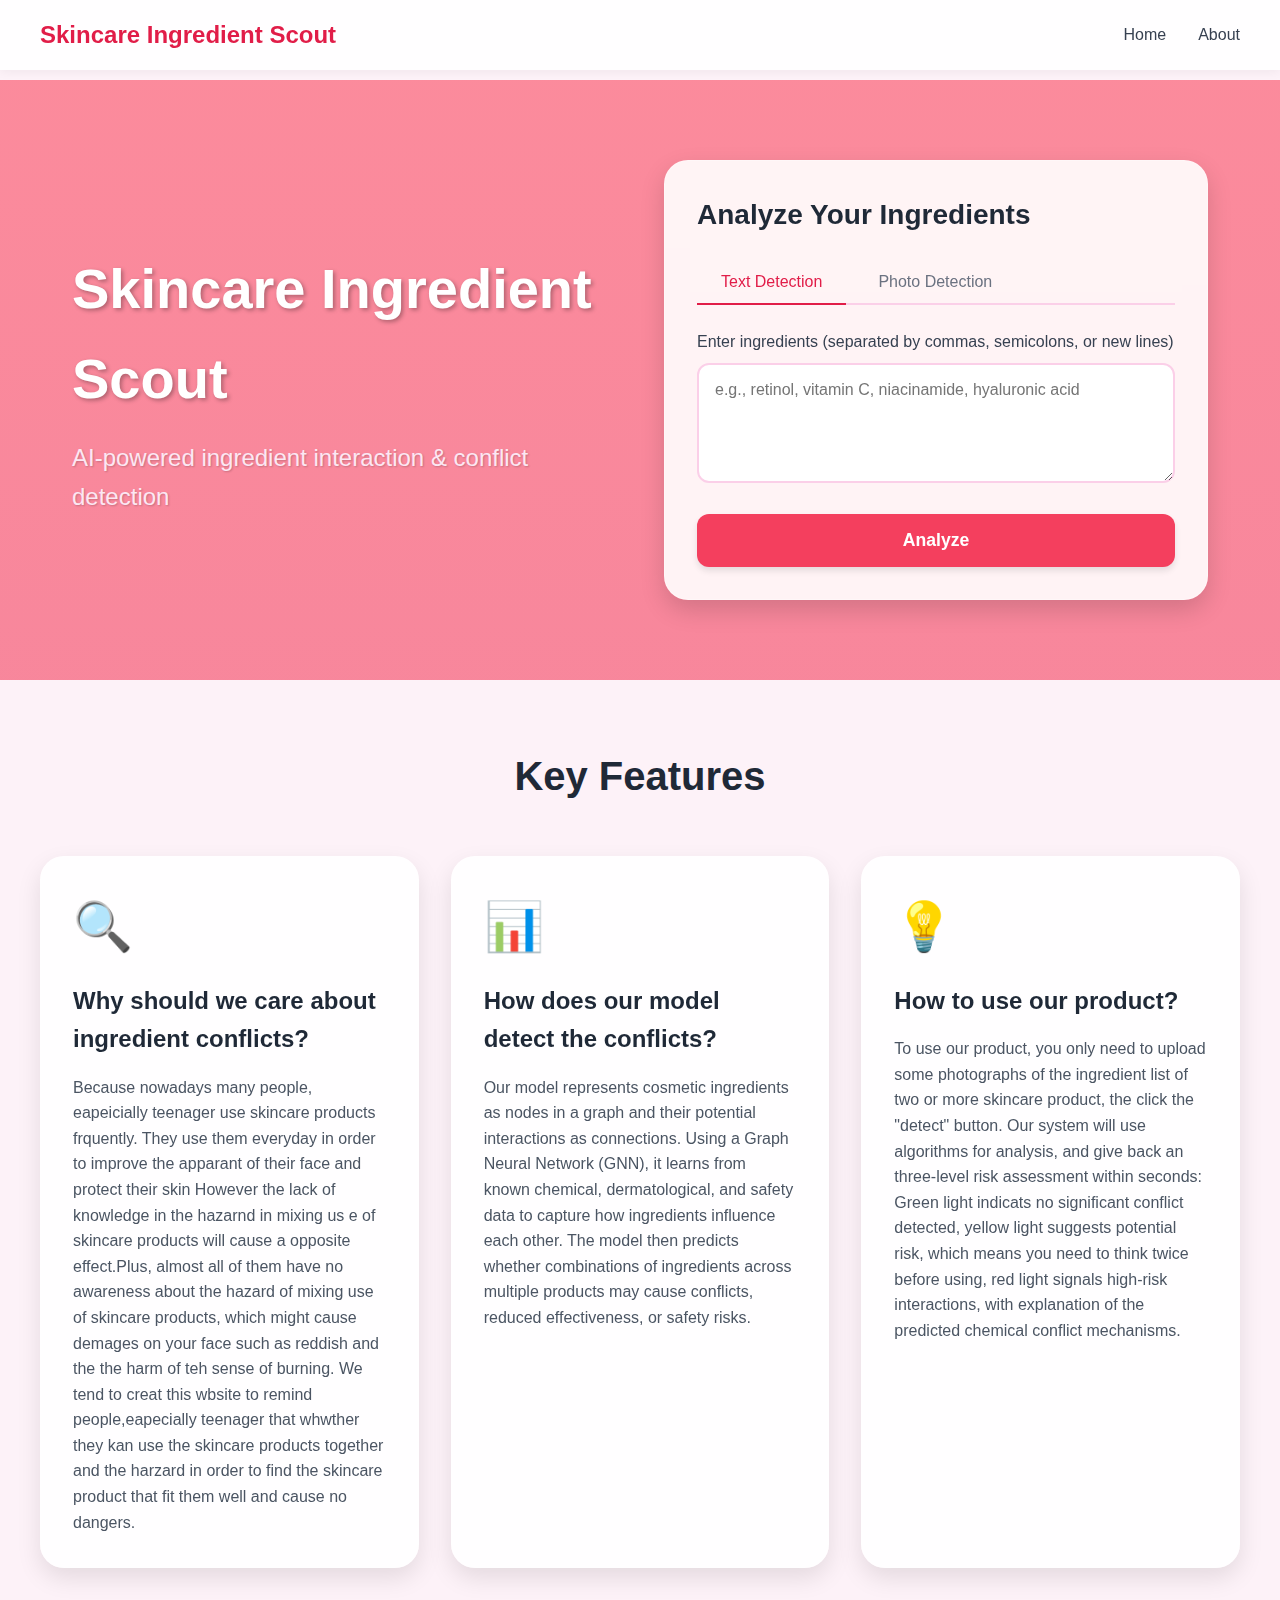
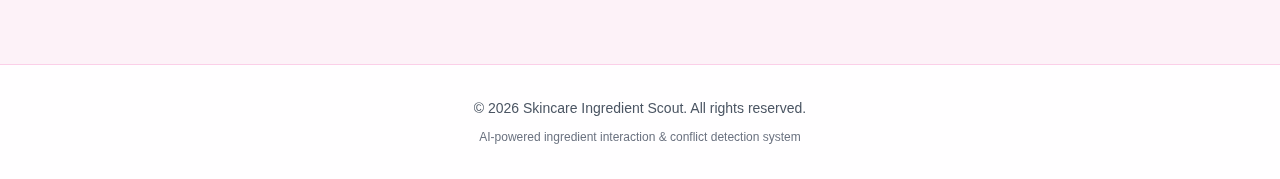
<file: index.html>
<!DOCTYPE html>
<html lang="en">
<head>
  <meta charset="UTF-8">
  <meta name="viewport" content="width=device-width, initial-scale=1.0">
  <title>Skincare Ingredient Scout - AI-powered Ingredient Interaction Detection</title>
  
  <!-- 引入外部 CSS 文件 -->
  <link rel="stylesheet" href="css/styles.css">
</head>
<body>
  <!-- ============================================
       Navbar
       ============================================ -->
  <nav class="navbar">
    <div class="navbar-content">
      <a href="index.html" class="logo">Skincare Ingredient Scout</a>
      <ul class="nav-links">
        <li><a href="index.html">Home</a></li>
        <li><a href="about.html">About</a></li>
      </ul>
    </div>
  </nav>

  <!-- ============================================
       Home Section
       ============================================ -->
  <section id="home-section" class="section active home-section">
    <!-- Hero Area -->
    <div class="hero">
      <div class="hero-background"></div>
      <div class="hero-overlay"></div>
      <div class="hero-content">
        <!-- Left: Title and Subtitle -->
        <div class="hero-text">
          <h1 class="hero-title">Skincare Ingredient Scout</h1>
          <p class="hero-subtitle">AI-powered ingredient interaction & conflict detection</p>
        </div>
        
        <!-- Right: Form Card -->
        <div class="form-card">
          <h2>Analyze Your Ingredients</h2>
          
          <!-- Tabs -->
          <div class="tabs">
            <button class="tab active" onclick="switchTab('text')">Text Detection</button>
            <button class="tab" onclick="switchTab('photo')">Photo Detection</button>
          </div>

          <!-- Text Detection Tab -->
          <div id="text-tab" class="tab-content active">
            <label for="ingredients-input" style="display: block; margin-bottom: 0.5rem; font-weight: 500; color: #374151;">
              Enter ingredients (separated by commas, semicolons, or new lines)
            </label>
            <textarea 
              id="ingredients-input" 
              class="textarea-input" 
              placeholder="e.g., retinol, vitamin C, niacinamide, hyaluronic acid"
            ></textarea>
          </div>

          <!-- Photo Detection Tab -->
          <div id="photo-tab" class="tab-content">
            <div class="photo-upload-area">
              <div class="photo-icon">📷</div>
              <p style="font-weight: 500; color: #4b5563; margin-bottom: 0.5rem;">Photo Detection</p>
              <p style="font-size: 0.875rem; color: #6b7280; margin-bottom: 1rem;">Coming soon</p>
              <button class="upload-btn" disabled>Upload Photo</button>
            </div>
          </div>

          <!-- Analyze Button -->
          <button id="analyze-btn" class="analyze-btn" onclick="handleAnalyze()">Analyze</button>
        </div>
      </div>
    </div>

    <!-- Feature Cards Section -->
    <div class="features-section">
      <div class="features-container">
        <h2 class="features-title">Key Features</h2>
        <div class="features-grid">
          <div class="feature-card">
            <div class="feature-icon">🔍</div>
            <h3 class="feature-title">Why should we care about ingredient conflicts?</h3>
            <p class="feature-description">Because nowadays many people, eapeicially teenager use skincare products frquently. They use them everyday in order to improve the apparant of their face and protect their skin  However the lack of knowledge in the hazarnd in mixing us e of skincare products will cause a opposite effect.Plus, almost all of them have no awareness about the hazard of mixing use of skincare products, which might cause demages on your face such as reddish and the the harm of teh sense of burning. We tend to creat this wbsite to remind people,eapecially teenager that whwther they kan use the skincare products together and the harzard in order to find the skincare product that fit them well and cause no dangers.</p>
          </div>
          <div class="feature-card">
            <div class="feature-icon">📊</div>
            <h3 class="feature-title">How does our model detect the conflicts? </h3>
            <p class="feature-description">Our model represents cosmetic ingredients as nodes in a graph and their potential interactions as connections. Using a Graph Neural Network (GNN), it learns from known chemical, dermatological, and safety data to capture how ingredients influence each other. The model then predicts whether combinations of ingredients across multiple products may cause conflicts, reduced effectiveness, or safety risks.</p>
          </div>
          <div class="feature-card">
            <div class="feature-icon">💡</div>
            <h3 class="feature-title">How to use our product?</h3>
            <p class="feature-description">To use our product, you only need to upload some photographs of the ingredient list of two or more skincare product, the click the "detect" button. Our system will use algorithms for analysis, and give back an three-level risk assessment within seconds: Green light indicats no significant conflict detected, yellow light suggests potential risk, which means you need to think twice before using, red light signals high-risk interactions, with explanation of the predicted chemical conflict mechanisms.</p>
          </div>
        </div>
      </div>
    </div>

    <!-- Footer -->
    <footer class="footer">
      <div class="footer-content">
        <p class="footer-text">© 2026 Skincare Ingredient Scout. All rights reserved.</p>
        <p class="footer-subtext">AI-powered ingredient interaction & conflict detection system</p>
      </div>
    </footer>
  </section>

  <!-- ============================================
       Result Section
       ============================================ -->
  <section id="result-section" class="section result-section">
    <div class="result-container">
      <!-- Ingredients Display -->
      <div id="ingredients-display" class="ingredients-display" style="display: none;">
        <h2>Analyzed Ingredients</h2>
        <div id="ingredient-chips" class="ingredient-chips"></div>
      </div>

      <!-- Loading State -->
      <div id="loading-state" class="result-card" style="display: none;">
        <div class="loading-state">
          <div class="loading-spinner"></div>
          <p style="font-size: 1.25rem; font-weight: 600;">Analyzing...</p>
        </div>
      </div>

      <!-- Result Card -->
      <div id="result-card" class="result-card" style="display: none;">
        <h2 id="result-title" class="result-title"></h2>
        <div class="risk-score">
          <span id="risk-score-badge" class="risk-score-badge"></span>
        </div>
        <div class="result-summary">
          <h3>Analysis Summary</h3>
          <p id="result-summary-text"></p>
        </div>
        <button class="got-it-btn" onclick="showSection('home')">Got it</button>
      </div>
    </div>
  </section>


  <!-- 引入外部 JavaScript 文件 -->
  <script src="js/script.js"></script>
</body>
</html>
</file>
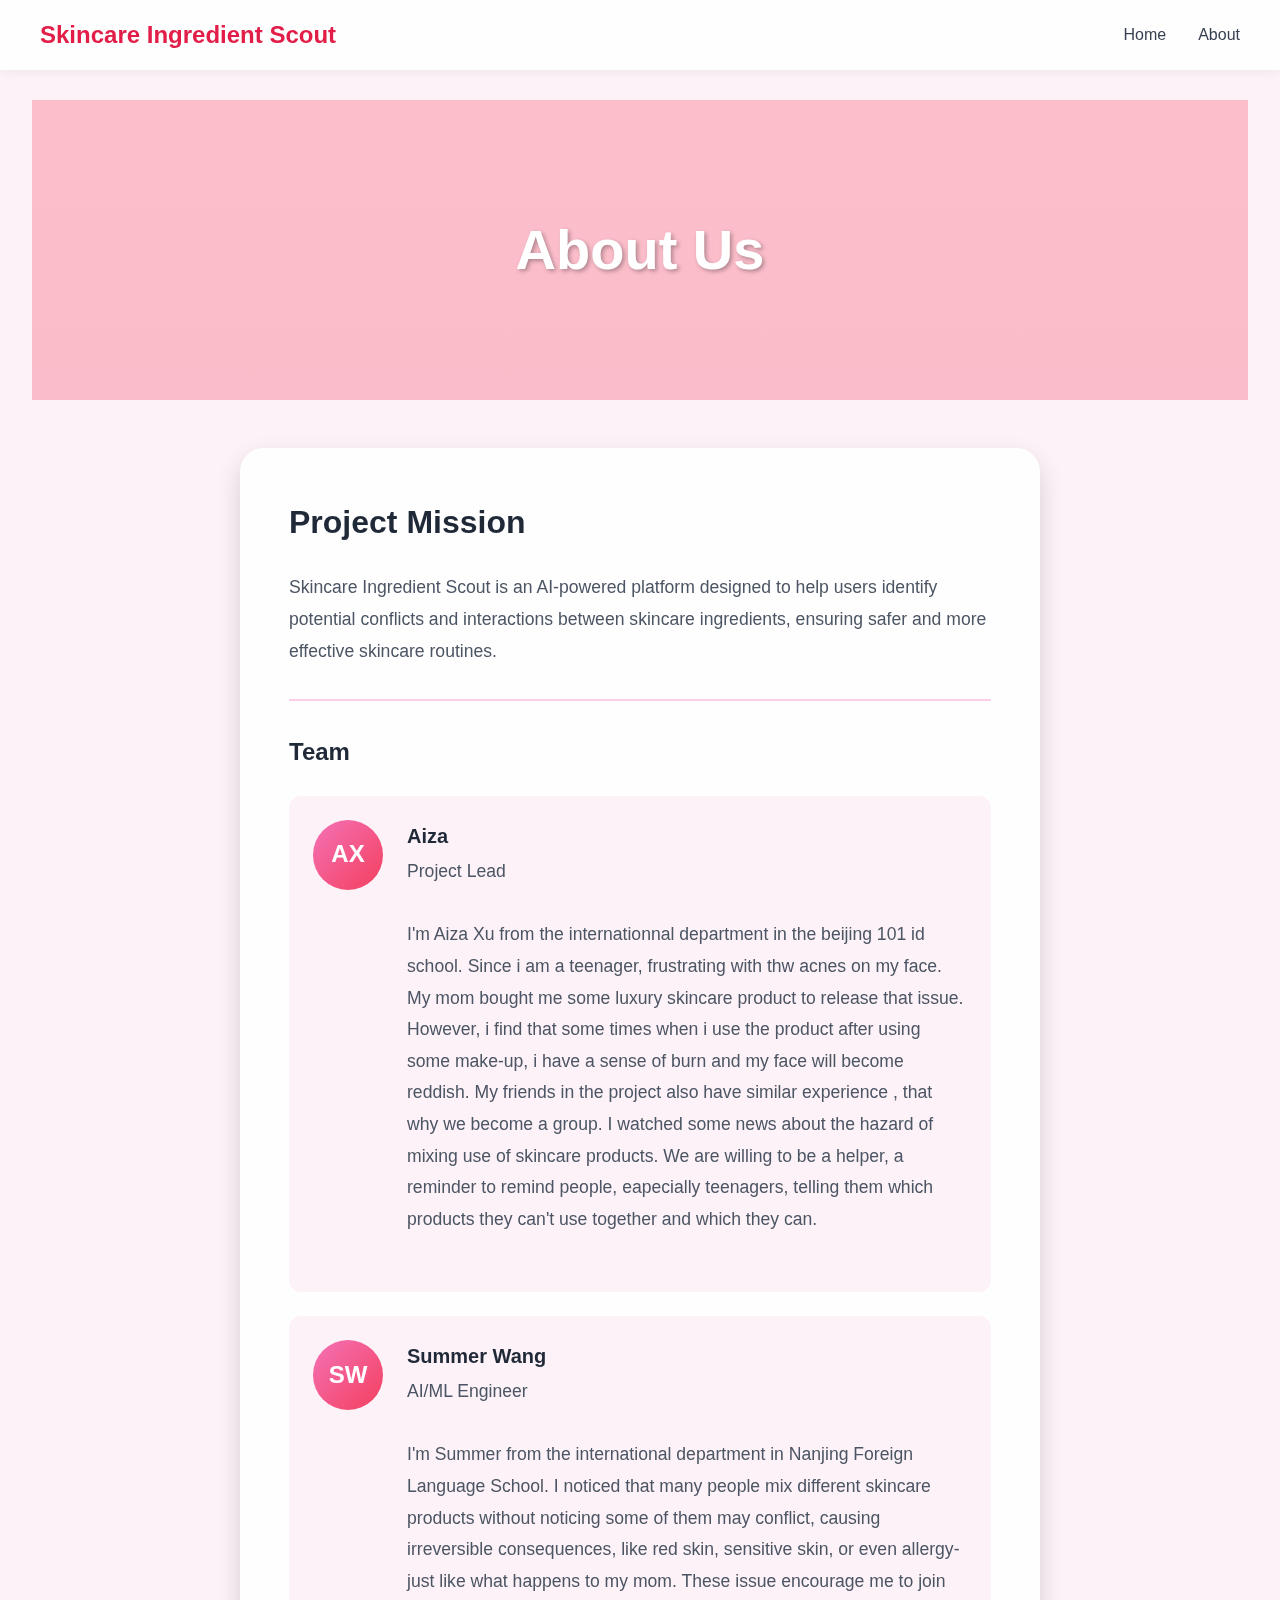
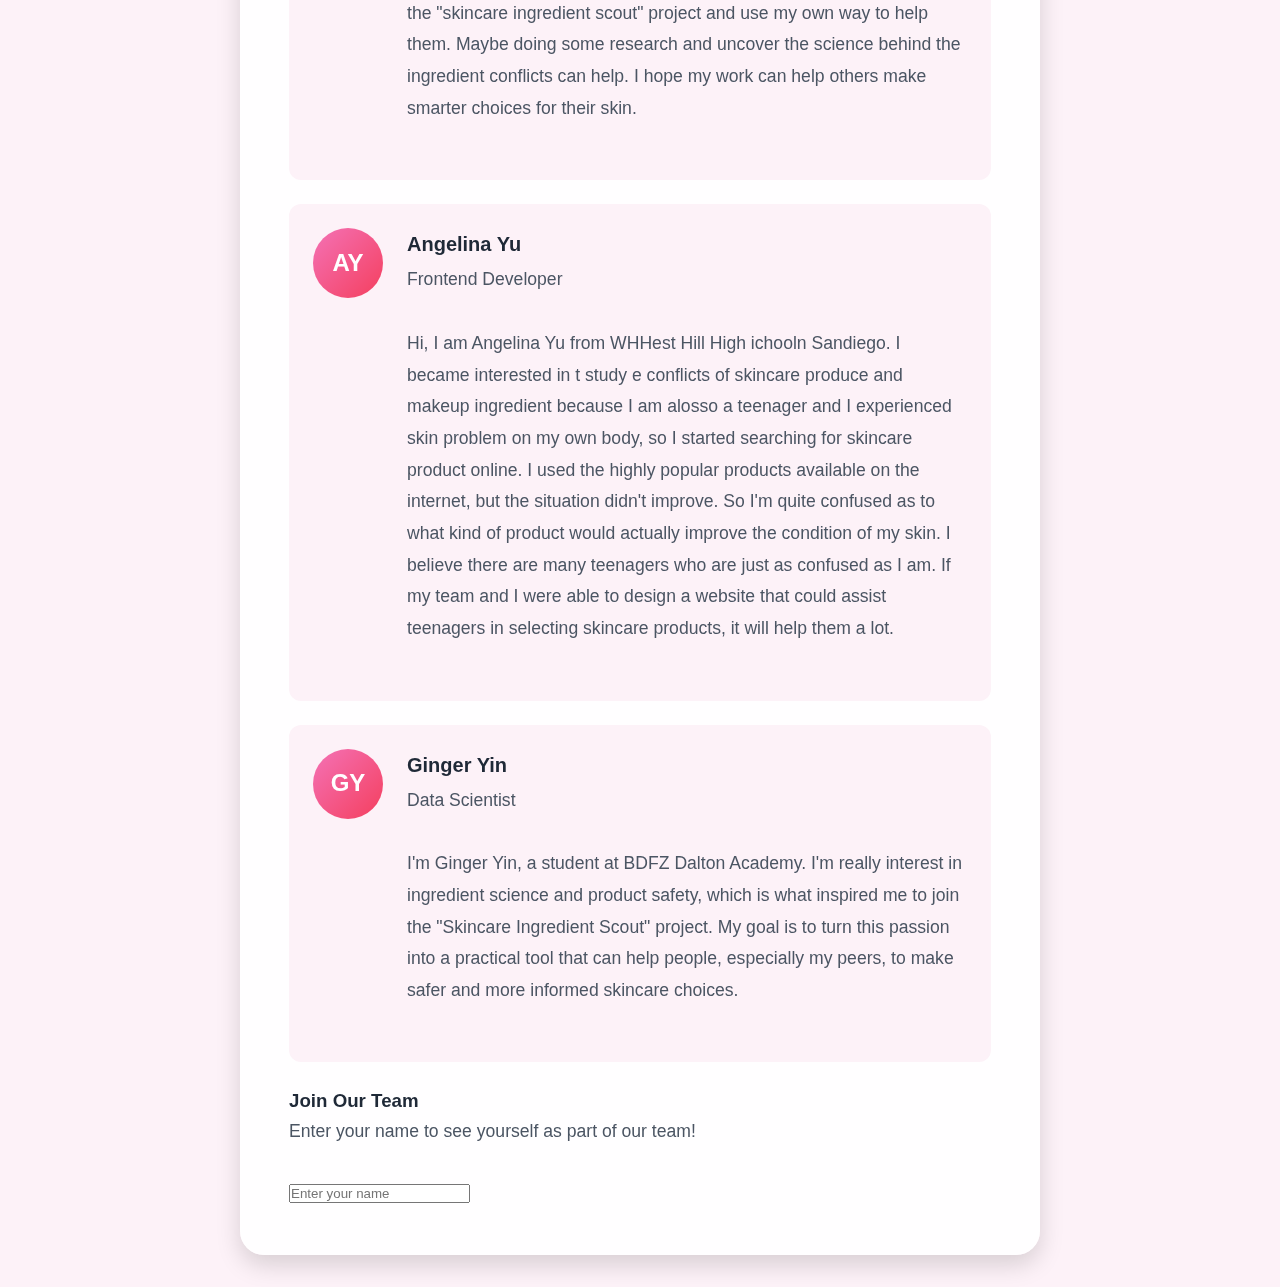
<file: about.html>
<!DOCTYPE html>
<html lang="en">
<head>
  <meta charset="UTF-8">
  <meta name="viewport" content="width=device-width, initial-scale=1.0">
  <title>About Us - Skincare Ingredient Scout</title>
  
  <!-- 引入外部 CSS 文件 -->
  <link rel="stylesheet" href="css/styles.css">
</head>
<body>
  <!-- ============================================
       Navbar
       ============================================ -->
  <nav class="navbar">
    <div class="navbar-content">
      <a href="index.html" class="logo">Skincare Ingredient Scout</a>
      <ul class="nav-links">
        <li><a href="index.html">Home</a></li>
        <li><a href="about.html">About</a></li>
      </ul>
    </div>
  </nav>

  <!-- ============================================
       About Section
       ============================================ -->
  <section class="about-section">
    <!-- About Hero -->
    <div class="about-hero">
      <div class="about-hero-background"></div>
      <div class="about-hero-overlay"></div>
      <div class="about-hero-content">
        <h1 class="about-hero-title">About Us</h1>
      </div>
    </div>

    <!-- About Content -->
    <div class="about-container">
      <div class="about-card">
        <h2>Project Mission</h2>
        <p>
          Skincare Ingredient Scout is an AI-powered platform designed to help users identify
          potential conflicts and interactions between skincare ingredients, ensuring safer
          and more effective skincare routines.
        </p>

        <!-- Team Section -->
        <div class="team-section">
          <h3>Team</h3>
          <div id="team-members">
            <!-- Team Member 1 -->
            <div class="team-member">
              <div class="team-avatar">AX</div>
              <div class="team-info">
                <h4>Aiza</h4>
                <p class="team-role">Project Lead</p>
                <p class="team-bio">I'm Aiza Xu from the internationnal department in the beijing 101 id school. Since i am a teenager, frustrating with thw acnes on my face. My mom bought me some luxury skincare product to release that issue. However, i find that some times when i use the product after using some make-up, i have a sense of burn and my face will become reddish. My friends in the project also have similar experience , that why we become a group. I watched some news about the hazard of mixing use of skincare products. We are willing to be a helper, a reminder to remind people, eapecially teenagers, telling them which products they can't use together and which they can.</p>
              </div>
            </div>

            <!-- Team Member 2 -->
            <div class="team-member">
              <div class="team-avatar">SW</div>
              <div class="team-info">
                <h4>Summer Wang</h4>
                <p class="team-role">AI/ML Engineer</p>
                <p class="team-bio">I'm Summer from the international department in Nanjing Foreign Language School. I noticed that many people mix different skincare products without noticing some of them may conflict, causing irreversible consequences, like red skin, sensitive skin, or even allergy- just like what happens to my mom. These issue encourage me to join the "skincare ingredient scout" project and use my own way to help them. Maybe doing some research and uncover the science behind the ingredient conflicts can help. I hope my work can help others make smarter choices for their skin.</p>
              </div>
            </div>

            <!-- Team Member 3 -->
            <div class="team-member">
              <div class="team-avatar">AY</div>
              <div class="team-info">
                <h4>Angelina Yu</h4>
                <p class="team-role">Frontend Developer</p>
                <p class="team-bio">Hi, I am Angelina Yu from WHHest Hill High ichooln Sandiego. I became interested in t study e conflicts of skincare produce and makeup ingredient because I am alosso a teenager and I experienced skin problem on my own body, so I started searching for skincare product online. I used the highly popular products available on the internet, but the situation didn't improve. So I'm quite confused as to what kind of product would actually improve the condition of my skin. I believe there are many teenagers who are just as confused as I am. If my team and I were able to design a website that could assist teenagers in selecting skincare products, it will help them a lot. </p>
              </div>
            </div>

            <!-- Team Member 4 -->
            <div class="team-member">
              <div class="team-avatar">GY</div>
              <div class="team-info">
                <h4>Ginger Yin</h4>
                <p class="team-role">Data Scientist</p>
                <p class="team-bio">I'm Ginger Yin, a student at BDFZ Dalton Academy. I'm really interest in ingredient science and product safety, which is what inspired me to join the "Skincare Ingredient Scout" project. My goal is to turn this passion into a practical tool that can help people, especially my peers, to make safer and more informed skincare choices.</p>
              </div>
            </div>
          </div>
        </div>

        <!-- Name Input Section -->
        <div class="name-input-section">
          <h3>Join Our Team</h3>
          <p>Enter your name to see yourself as part of our team!</p>
          <div class="name-input-group">
            <input 
              type="text" 
              id="name-input" 
              class="name-input" 
              placeholder="Enter your name"
              oninput="handleNameInput(this.value)"
            >
            <button id="clear-name-btn" class="clear-btn" onclick="clearName()" style="display: none;">Clear</button>
          </div>
        </div>
      </div>
    </div>
  </section>

  <!-- 引入外部 JavaScript 文件 -->
  <script src="js/about.js"></script>
</body>
</html>
</file>
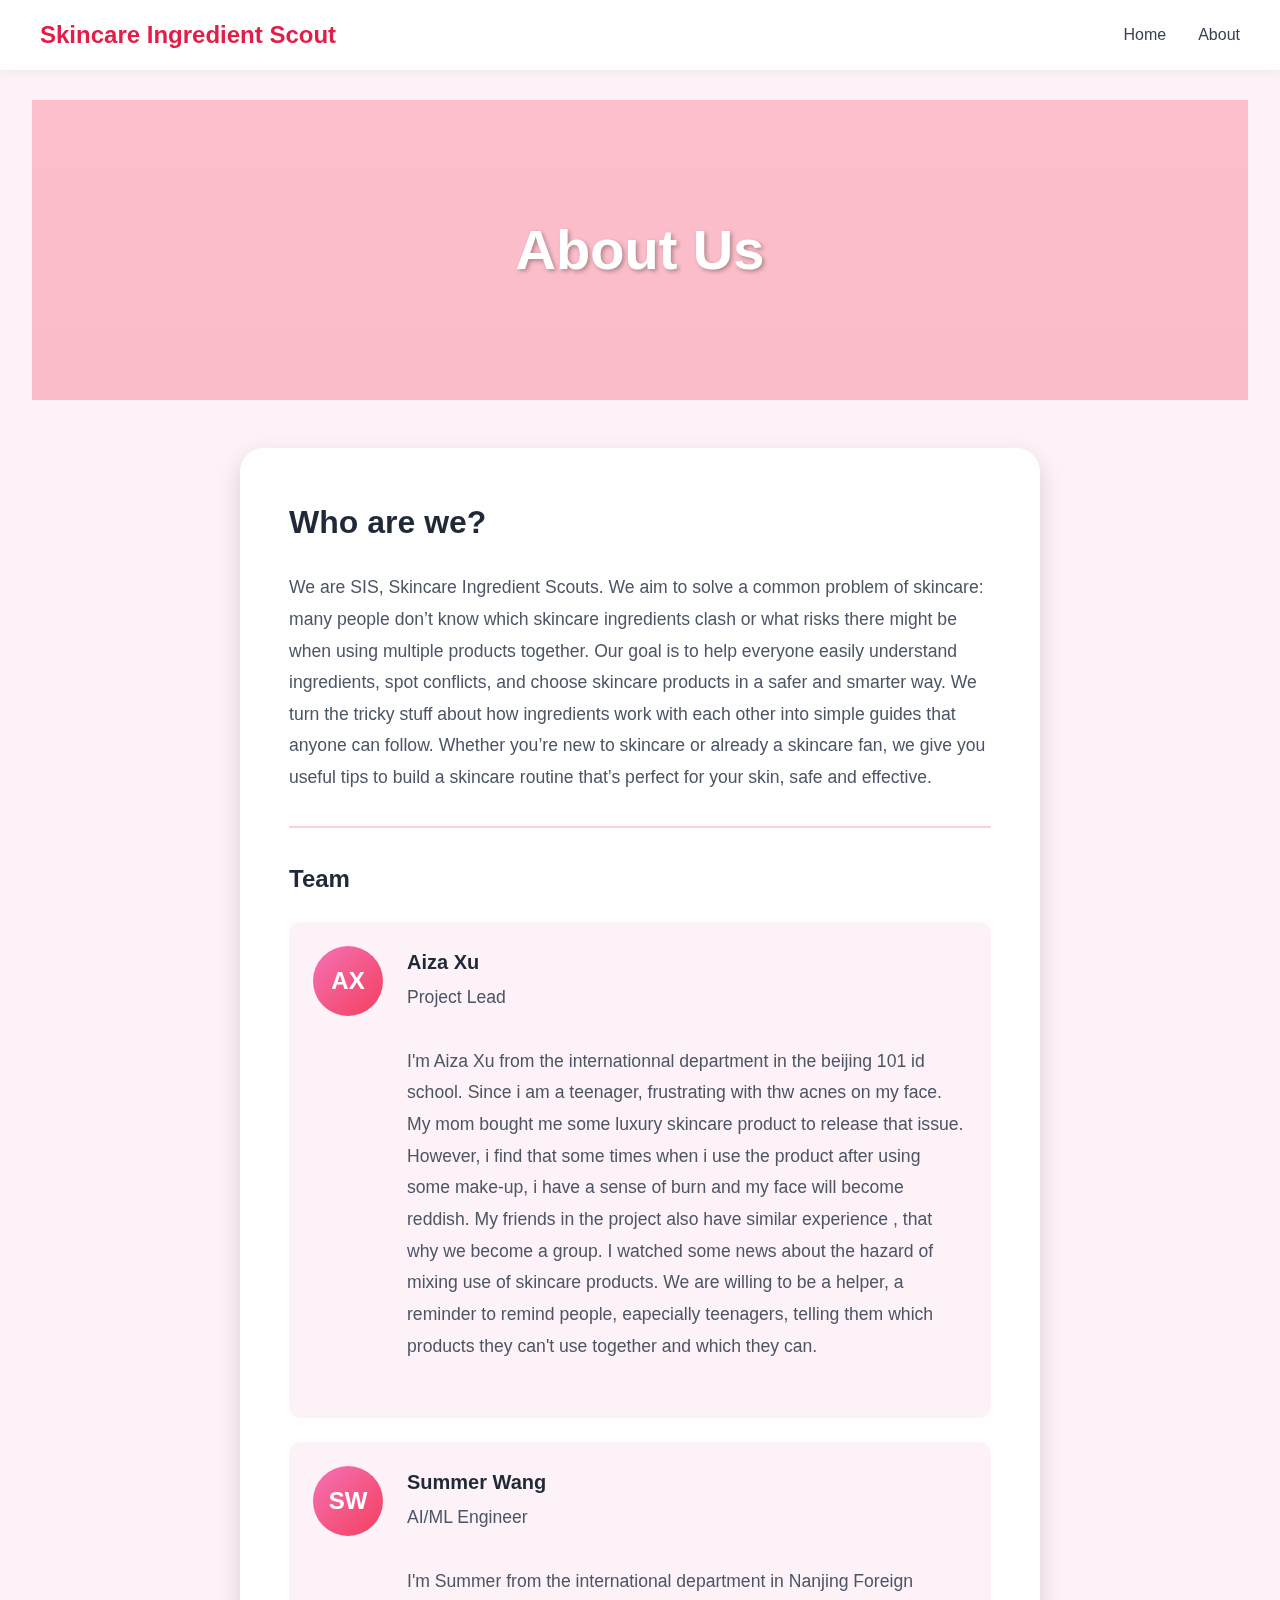
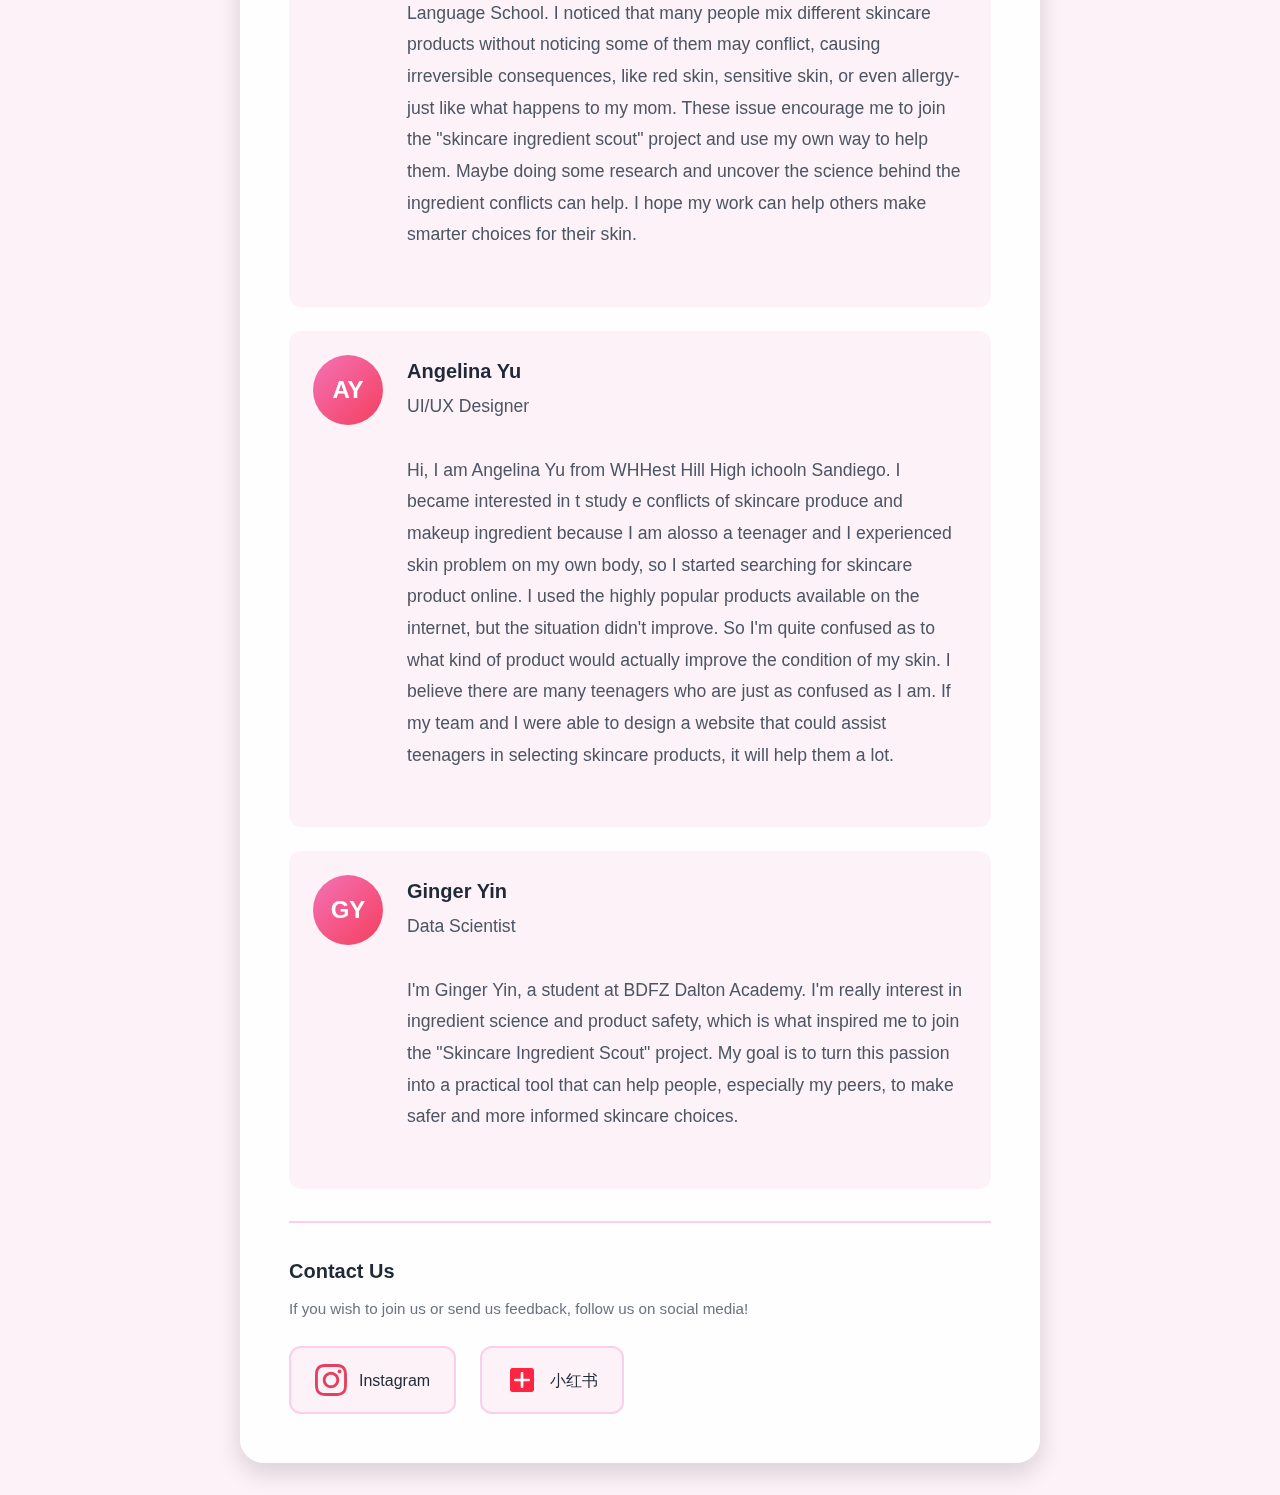
<file: api/static/about.html>
<!DOCTYPE html>
<html lang="en">
<head>
  <meta charset="UTF-8">
  <meta name="viewport" content="width=device-width, initial-scale=1.0">
  <title>About Us - Skincare Ingredient Scout</title>
  
  <!-- 引入外部 CSS 文件 -->
  <link rel="stylesheet" href="css/styles.css">
</head>
<body>
  <!-- ============================================
       Navbar
       ============================================ -->
  <nav class="navbar">
    <div class="navbar-content">
      <a href="index.html" class="logo">Skincare Ingredient Scout</a>
      <ul class="nav-links">
        <li><a href="index.html">Home</a></li>
        <li><a href="about.html">About</a></li>
      </ul>
    </div>
  </nav>

  <!-- ============================================
       About Section
       ============================================ -->
  <section class="about-section">
    <!-- About Hero -->
    <div class="about-hero">
      <div class="about-hero-background"></div>
      <div class="about-hero-overlay"></div>
      <div class="about-hero-content">
        <h1 class="about-hero-title">About Us</h1>
      </div>
    </div>

    <!-- About Content -->
    <div class="about-container">
      <div class="about-card">
        <h2>Who are we?</h2>
        <p>
          We are SIS, Skincare Ingredient Scouts. We aim to solve a common problem of skincare: many people don’t know which skincare ingredients clash or what risks there might be when using multiple products together. Our goal is to help everyone easily understand ingredients, spot conflicts, and choose skincare products in a safer and smarter way. We turn the tricky stuff about how ingredients work with each other into simple guides that anyone can follow. Whether you’re new to skincare or already a skincare fan, we give you useful tips to build a skincare routine that’s perfect for your skin, safe and effective.
        </p>

        <!-- Team Section -->
        <div class="team-section">
          <h3>Team</h3>
          <div id="team-members">
            <!-- Team Member 1 -->
            <div class="team-member">
              <div class="team-avatar">AX</div>
              <div class="team-info">
                <h4>Aiza Xu</h4>
                <p class="team-role">Project Lead</p>
                <p class="team-bio">I'm Aiza Xu from the internationnal department in the beijing 101 id school. Since i am a teenager, frustrating with thw acnes on my face. My mom bought me some luxury skincare product to release that issue. However, i find that some times when i use the product after using some make-up, i have a sense of burn and my face will become reddish. My friends in the project also have similar experience , that why we become a group. I watched some news about the hazard of mixing use of skincare products. We are willing to be a helper, a reminder to remind people, eapecially teenagers, telling them which products they can't use together and which they can.</p>
              </div>
            </div>

            <!-- Team Member 2 -->
            <div class="team-member">
              <div class="team-avatar">SW</div>
              <div class="team-info">
                <h4>Summer Wang</h4>
                <p class="team-role">AI/ML Engineer</p>
                <p class="team-bio">I'm Summer from the international department in Nanjing Foreign Language School. I noticed that many people mix different skincare products without noticing some of them may conflict, causing irreversible consequences, like red skin, sensitive skin, or even allergy- just like what happens to my mom. These issue encourage me to join the "skincare ingredient scout" project and use my own way to help them. Maybe doing some research and uncover the science behind the ingredient conflicts can help. I hope my work can help others make smarter choices for their skin.</p>
              </div>
            </div>

            <!-- Team Member 3 -->
            <div class="team-member">
              <div class="team-avatar">AY</div>
              <div class="team-info">
                <h4>Angelina Yu</h4>
                <p class="team-role">UI/UX Designer</p>
                <p class="team-bio">Hi, I am Angelina Yu from WHHest Hill High ichooln Sandiego. I became interested in t study e conflicts of skincare produce and makeup ingredient because I am alosso a teenager and I experienced skin problem on my own body, so I started searching for skincare product online. I used the highly popular products available on the internet, but the situation didn't improve. So I'm quite confused as to what kind of product would actually improve the condition of my skin. I believe there are many teenagers who are just as confused as I am. If my team and I were able to design a website that could assist teenagers in selecting skincare products, it will help them a lot. </p>
              </div>
            </div>

            <!-- Team Member 4 -->
            <div class="team-member">
              <div class="team-avatar">GY</div>
              <div class="team-info">
                <h4>Ginger Yin</h4>
                <p class="team-role">Data Scientist</p>
                <p class="team-bio">I'm Ginger Yin, a student at BDFZ Dalton Academy. I'm really interest in ingredient science and product safety, which is what inspired me to join the "Skincare Ingredient Scout" project. My goal is to turn this passion into a practical tool that can help people, especially my peers, to make safer and more informed skincare choices.</p>
              </div>
            </div>
          </div>
        </div>

        <!-- Social Media Section -->
        <div class="social-media-section">
          <h3>Contact Us</h3>
          <p>If you wish to join us or send us feedback, follow us on social media!</p>
          <div class="social-links">
            <a href="#" class="social-link" target="_blank" rel="noopener noreferrer">
              <div class="social-icon instagram-icon">
                <svg viewBox="0 0 24 24" fill="none" xmlns="http://www.w3.org/2000/svg">
                  <path d="M12 2.163c3.204 0 3.584.012 4.85.07 3.252.148 4.771 1.691 4.919 4.919.058 1.265.069 1.645.069 4.849 0 3.205-.012 3.584-.069 4.849-.149 3.225-1.664 4.771-4.919 4.919-1.266.058-1.644.07-4.85.07-3.204 0-3.584-.012-4.849-.07-3.26-.149-4.771-1.699-4.919-4.92-.058-1.265-.07-1.644-.07-4.849 0-3.204.013-3.583.07-4.849.149-3.227 1.664-4.771 4.919-4.919 1.266-.057 1.645-.069 4.849-.069zm0-2.163c-3.259 0-3.667.014-4.947.072-4.358.2-6.78 2.618-6.98 6.98-.059 1.281-.073 1.689-.073 4.948 0 3.259.014 3.668.072 4.948.2 4.358 2.618 6.78 6.98 6.98 1.281.058 1.689.072 4.948.072 3.259 0 3.668-.014 4.948-.072 4.354-.2 6.782-2.618 6.979-6.98.059-1.28.073-1.689.073-4.948 0-3.259-.014-3.667-.072-4.947-.196-4.354-2.617-6.78-6.979-6.98-1.281-.059-1.69-.073-4.949-.073zm0 5.838c-3.403 0-6.162 2.759-6.162 6.162s2.759 6.163 6.162 6.163 6.162-2.759 6.162-6.163c0-3.403-2.759-6.162-6.162-6.162zm0 10.162c-2.209 0-4-1.79-4-4 0-2.209 1.791-4 4-4s4 1.791 4 4c0 2.21-1.791 4-4 4zm6.406-11.845c-.796 0-1.441.645-1.441 1.44s.645 1.44 1.441 1.44c.795 0 1.439-.645 1.439-1.44s-.644-1.44-1.439-1.44z" fill="currentColor"/>
                </svg>
              </div>
              <span class="social-text">Instagram</span>
            </a>
            <a href="#" class="social-link" target="_blank" rel="noopener noreferrer">
              <div class="social-icon xiaohongshu-icon">
                <svg viewBox="0 0 24 24" fill="none" xmlns="http://www.w3.org/2000/svg">
                  <rect x="3" y="3" width="18" height="18" rx="2" fill="#FF2442"/>
                  <path d="M12 7v10M7 12h10" stroke="white" stroke-width="2" stroke-linecap="round"/>
                </svg>
              </div>
              <span class="social-text">小红书</span>
            </a>
          </div>
        </div>
      </div>
    </div>
  </section>

  <!-- 引入外部 JavaScript 文件 -->
  <script src="js/about.js"></script>
</body>
</html>
</file>
<file: css/styles.css>
/* ============================================
   Global Styles & Reset
   ============================================ */
* {
  margin: 0;
  padding: 0;
  box-sizing: border-box;
}

body {
  font-family: -apple-system, BlinkMacSystemFont, 'Segoe UI', 'Roboto', 'Oxygen', 'Ubuntu', 'Cantarell', 'Fira Sans', 'Droid Sans', 'Helvetica Neue', sans-serif;
  background-color: #fdf2f8;
  color: #1f2937;
  line-height: 1.6;
  overflow-x: hidden;
}

/* ============================================
   Color Variables & Utilities
   ============================================ */
:root {
  --pink-50: #fdf2f8;
  --pink-100: #fce7f3;
  --pink-200: #fbcfe8;
  --pink-300: #f9a8d4;
  --pink-400: #f472b6;
  --pink-500: #ec4899;
  --pink-600: #db2777;
  --rose-400: #fb7185;
  --rose-500: #f43f5e;
  --rose-600: #e11d48;
  --green-400: #4ade80;
  --green-500: #22c55e;
  --red-400: #f87171;
  --red-500: #ef4444;
}

/* ============================================
   Section Management
   ============================================ */
.section {
  display: none;
  min-height: 100vh;
}

.section.active {
  display: block;
}

/* ============================================
   Navbar Styles
   ============================================ */
.navbar {
  position: fixed;
  top: 0;
  left: 0;
  right: 0;
  background: rgba(255, 255, 255, 0.9);
  backdrop-filter: blur(10px);
  padding: 1rem 2rem;
  z-index: 1000;
  box-shadow: 0 2px 10px rgba(0, 0, 0, 0.05);
}

.navbar-content {
  max-width: 1200px;
  margin: 0 auto;
  display: flex;
  justify-content: space-between;
  align-items: center;
}

.logo {
  font-size: 1.5rem;
  font-weight: bold;
  color: var(--rose-600);
  text-decoration: none;
  cursor: pointer;
  transition: color 0.3s;
}

.logo:hover {
  color: var(--rose-500);
}

.nav-links {
  display: flex;
  gap: 2rem;
  list-style: none;
}

.nav-links a {
  color: #374151;
  text-decoration: none;
  font-weight: 500;
  transition: color 0.3s;
  cursor: pointer;
}

.nav-links a:hover {
  color: var(--rose-600);
}

/* ============================================
   Home Section Styles
   ============================================ */
.home-section {
  padding-top: 80px;
}

/* Hero Area */
.hero {
  position: relative;
  min-height: 600px;
  display: flex;
  align-items: center;
  justify-content: center;
  overflow: hidden;
}

.hero-background {
  position: absolute;
  top: 0;
  left: 0;
  width: 100%;
  height: 100%;
  background-image: url('https://images.unsplash.com/photo-1556228578-0d85b1a4d571?w=1920&q=80');
  background-size: cover;
  background-position: center;
  z-index: 0;
}

.hero-overlay {
  position: absolute;
  top: 0;
  left: 0;
  width: 100%;
  height: 100%;
  background: linear-gradient(to bottom, rgba(251, 113, 133, 0.8), rgba(244, 63, 94, 0.6));
  z-index: 1;
}

.hero-content {
  position: relative;
  z-index: 2;
  max-width: 1200px;
  width: 100%;
  padding: 2rem;
  display: grid;
  grid-template-columns: 1fr 1fr;
  gap: 3rem;
  align-items: center;
}

.hero-text {
  color: white;
}

.hero-title {
  font-size: 3.5rem;
  font-weight: bold;
  margin-bottom: 1rem;
  text-shadow: 2px 2px 4px rgba(0, 0, 0, 0.3);
}

.hero-subtitle {
  font-size: 1.5rem;
  color: #fce7f3;
  text-shadow: 1px 1px 2px rgba(0, 0, 0, 0.2);
}

/* Form Card */
.form-card {
  background: rgba(255, 255, 255, 0.9);
  backdrop-filter: blur(10px);
  border-radius: 1.5rem;
  padding: 2rem;
  box-shadow: 0 10px 25px rgba(0, 0, 0, 0.15);
  border: 1px solid rgba(255, 255, 255, 0.3);
}

.form-card h2 {
  font-size: 1.75rem;
  font-weight: bold;
  color: #1f2937;
  margin-bottom: 1.5rem;
}

.tabs {
  display: flex;
  gap: 0.5rem;
  border-bottom: 2px solid var(--pink-200);
  margin-bottom: 1.5rem;
}

.tab {
  padding: 0.75rem 1.5rem;
  background: none;
  border: none;
  font-size: 1rem;
  font-weight: 500;
  color: #6b7280;
  cursor: pointer;
  border-bottom: 2px solid transparent;
  margin-bottom: -2px;
  transition: all 0.3s;
}

.tab.active {
  color: var(--rose-600);
  border-bottom-color: var(--rose-600);
}

.tab-content {
  display: none;
}

.tab-content.active {
  display: block;
}

.textarea-input {
  width: 100%;
  min-height: 120px;
  padding: 1rem;
  border: 2px solid var(--pink-200);
  border-radius: 0.75rem;
  font-size: 1rem;
  font-family: inherit;
  resize: vertical;
  transition: border-color 0.3s;
}

.textarea-input:focus {
  outline: none;
  border-color: var(--rose-500);
}

.photo-upload-area {
  border: 2px dashed var(--pink-300);
  border-radius: 0.75rem;
  padding: 3rem;
  text-align: center;
  background: var(--pink-50);
}

.photo-icon {
  font-size: 3rem;
  margin-bottom: 1rem;
}

.upload-btn {
  padding: 0.75rem 2rem;
  background: #d1d5db;
  color: #6b7280;
  border: none;
  border-radius: 0.5rem;
  font-size: 1rem;
  font-weight: 500;
  cursor: not-allowed;
}

.analyze-btn {
  width: 100%;
  padding: 1rem;
  background: var(--rose-500);
  color: white;
  border: none;
  border-radius: 0.75rem;
  font-size: 1.1rem;
  font-weight: 600;
  cursor: pointer;
  margin-top: 1.5rem;
  transition: background 0.3s;
  box-shadow: 0 4px 6px rgba(0, 0, 0, 0.1);
}

.analyze-btn:hover {
  background: var(--rose-600);
}

.analyze-btn:disabled {
  background: #d1d5db;
  cursor: not-allowed;
}

/* ============================================
   Features Section Styles
   ============================================ */
.features-section {
  padding: 4rem 2rem;
  background: var(--pink-50);
}

.features-container {
  max-width: 1200px;
  margin: 0 auto;
}

.features-title {
  text-align: center;
  font-size: 2.5rem;
  font-weight: bold;
  color: #1f2937;
  margin-bottom: 3rem;
}

.features-grid {
  display: grid;
  grid-template-columns: repeat(auto-fit, minmax(280px, 1fr));
  gap: 2rem;
}

.feature-card {
  background: rgba(255, 255, 255, 0.9);
  backdrop-filter: blur(10px);
  border-radius: 1.5rem;
  padding: 2rem;
  box-shadow: 0 10px 25px rgba(0, 0, 0, 0.1);
  border: 1px solid rgba(255, 255, 255, 0.3);
  transition: transform 0.3s, box-shadow 0.3s;
}

.feature-card:hover {
  transform: translateY(-5px);
  box-shadow: 0 15px 35px rgba(0, 0, 0, 0.15);
}

.feature-icon {
  font-size: 3rem;
  margin-bottom: 1rem;
}

.feature-title {
  font-size: 1.5rem;
  font-weight: bold;
  color: #1f2937;
  margin-bottom: 1rem;
}

.feature-description {
  color: #4b5563;
  line-height: 1.6;
}

/* ============================================
   Footer Styles
   ============================================ */
.footer {
  background: rgba(255, 255, 255, 0.9);
  backdrop-filter: blur(10px);
  border-top: 1px solid var(--pink-200);
  padding: 2rem;
  margin-top: 2rem;
}

.footer-content {
  max-width: 1200px;
  margin: 0 auto;
  text-align: center;
}

.footer-text {
  color: #4b5563;
  font-size: 0.875rem;
  margin-bottom: 0.5rem;
}

.footer-subtext {
  color: #6b7280;
  font-size: 0.75rem;
}

/* ============================================
   Result Section Styles
   ============================================ */
.result-section {
  padding: 100px 2rem 2rem;
  background: var(--pink-50);
}

.result-container {
  max-width: 900px;
  margin: 0 auto;
}

.ingredients-display {
  margin-bottom: 2rem;
}

.ingredients-display h2 {
  font-size: 1.75rem;
  font-weight: bold;
  color: #1f2937;
  margin-bottom: 1rem;
}

.ingredient-chips {
  display: flex;
  flex-wrap: wrap;
  gap: 0.5rem;
}

.ingredient-chip {
  padding: 0.5rem 1rem;
  background: var(--pink-100);
  color: var(--rose-700);
  border-radius: 9999px;
  font-size: 0.875rem;
  font-weight: 500;
}

.result-card {
  border-radius: 1.5rem;
  padding: 3rem;
  box-shadow: 0 10px 25px rgba(0, 0, 0, 0.15);
  color: white;
}

.result-card.safe {
  background: linear-gradient(135deg, var(--green-400), var(--green-500));
}

.result-card.danger {
  background: linear-gradient(135deg, var(--red-400), var(--red-500));
}

.result-title {
  font-size: 2.5rem;
  font-weight: bold;
  text-align: center;
  margin-bottom: 1.5rem;
}

.risk-score {
  text-align: center;
  margin-bottom: 2rem;
}

.risk-score-badge {
  display: inline-block;
  background: rgba(255, 255, 255, 0.2);
  backdrop-filter: blur(10px);
  padding: 0.5rem 1.5rem;
  border-radius: 9999px;
  font-weight: 600;
}

.result-summary {
  background: rgba(255, 255, 255, 0.9);
  backdrop-filter: blur(10px);
  border-radius: 0.75rem;
  padding: 1.5rem;
  margin-bottom: 1.5rem;
  color: #1f2937;
}

.result-summary h3 {
  font-size: 1.25rem;
  font-weight: 600;
  margin-bottom: 0.75rem;
}

.result-summary p {
  line-height: 1.8;
}

.got-it-btn {
  display: block;
  width: 200px;
  margin: 2rem auto 0;
  padding: 1rem 2rem;
  background: rgba(255, 255, 255, 0.9);
  color: #1f2937;
  border: none;
  border-radius: 0.75rem;
  font-size: 1.1rem;
  font-weight: 600;
  cursor: pointer;
  transition: all 0.3s;
  box-shadow: 0 4px 6px rgba(0, 0, 0, 0.1);
}

.got-it-btn:hover {
  background: white;
  transform: translateY(-2px);
  box-shadow: 0 6px 12px rgba(0, 0, 0, 0.15);
}

.loading-state {
  text-align: center;
  padding: 3rem;
}

.loading-spinner {
  border: 4px solid rgba(255, 255, 255, 0.3);
  border-top: 4px solid white;
  border-radius: 50%;
  width: 50px;
  height: 50px;
  animation: spin 1s linear infinite;
  margin: 0 auto 1rem;
}

@keyframes spin {
  0% { transform: rotate(0deg); }
  100% { transform: rotate(360deg); }
}

/* ============================================
   About Section Styles
   ============================================ */
.about-section {
  padding: 100px 2rem 2rem;
  background: var(--pink-50);
  min-height: 100vh;
}

.about-hero {
  position: relative;
  min-height: 300px;
  display: flex;
  align-items: center;
  justify-content: center;
  overflow: hidden;
  margin-bottom: 3rem;
}

.about-hero-background {
  position: absolute;
  top: 0;
  left: 0;
  width: 100%;
  height: 100%;
  background-image: url('https://images.unsplash.com/photo-1598440947619-2c35fc9aa908?w=1920&q=80');
  background-size: cover;
  background-position: center;
  z-index: 0;
}

.about-hero-overlay {
  position: absolute;
  top: 0;
  left: 0;
  width: 100%;
  height: 100%;
  background: linear-gradient(to bottom, rgba(251, 113, 133, 0.4), rgba(244, 63, 94, 0.3));
  z-index: 1;
}

.about-hero-content {
  position: relative;
  z-index: 2;
  text-align: center;
}

.about-hero-title {
  font-size: 3.5rem;
  font-weight: bold;
  color: white;
  text-shadow: 2px 2px 4px rgba(0, 0, 0, 0.3);
}

.about-container {
  max-width: 800px;
  margin: 0 auto;
}

.about-card {
  background: rgba(255, 255, 255, 0.9);
  backdrop-filter: blur(10px);
  border-radius: 1.5rem;
  padding: 3rem;
  box-shadow: 0 10px 25px rgba(0, 0, 0, 0.15);
  border: 1px solid rgba(255, 255, 255, 0.3);
}

.about-card h2 {
  font-size: 2rem;
  font-weight: bold;
  color: #1f2937;
  margin-bottom: 1.5rem;
}

.about-card p {
  font-size: 1.1rem;
  color: #4b5563;
  line-height: 1.8;
  margin-bottom: 2rem;
}

.team-section {
  margin-top: 2rem;
  padding-top: 2rem;
  border-top: 2px solid var(--pink-200);
}

.team-section h3 {
  font-size: 1.5rem;
  font-weight: bold;
  color: #1f2937;
  margin-bottom: 1.5rem;
}

.team-member {
  display: flex;
  gap: 1.5rem;
  padding: 1.5rem;
  background: var(--pink-50);
  border-radius: 0.75rem;
  margin-bottom: 1.5rem;
  transition: transform 0.3s, box-shadow 0.3s;
}

.team-member:hover {
  transform: translateY(-2px);
  box-shadow: 0 4px 12px rgba(0, 0, 0, 0.1);
}

.team-avatar {
  width: 70px;
  height: 70px;
  border-radius: 50%;
  background: linear-gradient(135deg, var(--pink-400), var(--rose-500));
  display: flex;
  align-items: center;
  justify-content: center;
  color: white;
  font-size: 1.5rem;
  font-weight: bold;
  flex-shrink: 0;
}

.team-info {
  flex: 1;
}

.team-info h4 {
  font-weight: 600;
  color: #1f2937;
  margin-bottom: 0.25rem;
  font-size: 1.25rem;
}

.team-role {
  font-size: 0.875rem;
  color: var(--rose-600);
  font-weight: 500;
  margin-bottom: 0.75rem;
}

.team-bio {
  font-size: 0.95rem;
  color: #4b5563;
  line-height: 1.6;
  margin: 0;
}

.social-media-section {
  margin-top: 2rem;
  padding-top: 2rem;
  border-top: 2px solid var(--pink-200);
}

.social-media-section h3 {
  font-size: 1.25rem;
  font-weight: 600;
  color: #1f2937;
  margin-bottom: 0.5rem;
}

.social-media-section p {
  font-size: 0.95rem;
  color: #6b7280;
  margin-bottom: 1.5rem;
}

.social-links {
  display: flex;
  gap: 1.5rem;
  flex-wrap: wrap;
}

.social-link {
  display: flex;
  align-items: center;
  gap: 0.75rem;
  padding: 1rem 1.5rem;
  background: var(--pink-50);
  border: 2px solid var(--pink-200);
  border-radius: 0.75rem;
  text-decoration: none;
  color: #1f2937;
  transition: all 0.3s;
  font-weight: 500;
}

.social-link:hover {
  background: var(--pink-100);
  border-color: var(--rose-400);
  transform: translateY(-2px);
  box-shadow: 0 4px 12px rgba(0, 0, 0, 0.1);
}

.social-icon {
  width: 32px;
  height: 32px;
  display: flex;
  align-items: center;
  justify-content: center;
  flex-shrink: 0;
}

.social-icon svg {
  width: 100%;
  height: 100%;
}

.instagram-icon {
  color: #E4405F;
}

.xiaohongshu-icon {
  color: #FF2442;
}

.social-text {
  font-size: 1rem;
  color: #1f2937;
}

/* ============================================
   Responsive Design
   ============================================ */
@media (max-width: 768px) {
  .hero-content {
    grid-template-columns: 1fr;
    gap: 2rem;
  }

  .hero-title {
    font-size: 2.5rem;
  }

  .hero-subtitle {
    font-size: 1.25rem;
  }

  .navbar-content {
    padding: 0 1rem;
  }

  .logo {
    font-size: 1.25rem;
  }

  .nav-links {
    gap: 1rem;
  }

  .result-title {
    font-size: 2rem;
  }

  .about-hero-title {
    font-size: 2.5rem;
  }

  .social-links {
    flex-direction: column;
  }

  .social-link {
    width: 100%;
    justify-content: center;
  }

  .features-title {
    font-size: 2rem;
  }

  .features-grid {
    grid-template-columns: 1fr;
  }

  .team-member {
    flex-direction: column;
    text-align: center;
    align-items: center;
  }

  .team-avatar {
    margin-bottom: 0.5rem;
  }
}
</file>
<file: api/static/css/styles.css>
/* ============================================
   Global Styles & Reset
   ============================================ */
* {
  margin: 0;
  padding: 0;
  box-sizing: border-box;
}

body {
  font-family: -apple-system, BlinkMacSystemFont, 'Segoe UI', 'Roboto', 'Oxygen', 'Ubuntu', 'Cantarell', 'Fira Sans', 'Droid Sans', 'Helvetica Neue', sans-serif;
  background-color: #fdf2f8;
  color: #1f2937;
  line-height: 1.6;
  overflow-x: hidden;
}

/* ============================================
   Color Variables & Utilities
   ============================================ */
:root {
  --pink-50: #fdf2f8;
  --pink-100: #fce7f3;
  --pink-200: #fbcfe8;
  --pink-300: #f9a8d4;
  --pink-400: #f472b6;
  --pink-500: #ec4899;
  --pink-600: #db2777;
  --rose-400: #fb7185;
  --rose-500: #f43f5e;
  --rose-600: #e11d48;
  --green-400: #4ade80;
  --green-500: #22c55e;
  --red-400: #f87171;
  --red-500: #ef4444;
}

/* ============================================
   Section Management
   ============================================ */
.section {
  display: none;
  min-height: 100vh;
}

.section.active {
  display: block;
}

/* ============================================
   Navbar Styles
   ============================================ */
.navbar {
  position: fixed;
  top: 0;
  left: 0;
  right: 0;
  background: rgba(255, 255, 255, 0.9);
  backdrop-filter: blur(10px);
  padding: 1rem 2rem;
  z-index: 1000;
  box-shadow: 0 2px 10px rgba(0, 0, 0, 0.05);
}

.navbar-content {
  max-width: 1200px;
  margin: 0 auto;
  display: flex;
  justify-content: space-between;
  align-items: center;
}

.logo {
  font-size: 1.5rem;
  font-weight: bold;
  color: var(--rose-600);
  text-decoration: none;
  cursor: pointer;
  transition: color 0.3s;
}

.logo:hover {
  color: var(--rose-500);
}

.nav-links {
  display: flex;
  gap: 2rem;
  list-style: none;
}

.nav-links a {
  color: #374151;
  text-decoration: none;
  font-weight: 500;
  transition: color 0.3s;
  cursor: pointer;
}

.nav-links a:hover {
  color: var(--rose-600);
}

/* ============================================
   Home Section Styles
   ============================================ */
.home-section {
  padding-top: 80px;
}

/* Hero Area */
.hero {
  position: relative;
  min-height: 600px;
  display: flex;
  align-items: center;
  justify-content: center;
  overflow: hidden;
}

.hero-background {
  position: absolute;
  top: 0;
  left: 0;
  width: 100%;
  height: 100%;
  background-image: url('https://images.unsplash.com/photo-1556228578-0d85b1a4d571?w=1920&q=80');
  background-size: cover;
  background-position: center;
  z-index: 0;
}

.hero-overlay {
  position: absolute;
  top: 0;
  left: 0;
  width: 100%;
  height: 100%;
  background: linear-gradient(to bottom, rgba(251, 113, 133, 0.8), rgba(244, 63, 94, 0.6));
  z-index: 1;
}

.hero-content {
  position: relative;
  z-index: 2;
  max-width: 1200px;
  width: 100%;
  padding: 2rem;
  display: grid;
  grid-template-columns: 1fr 1fr;
  gap: 3rem;
  align-items: center;
}

.hero-text {
  color: white;
}

.hero-title {
  font-size: 3.5rem;
  font-weight: bold;
  margin-bottom: 1rem;
  text-shadow: 2px 2px 4px rgba(0, 0, 0, 0.3);
}

.hero-subtitle {
  font-size: 1.5rem;
  color: #fce7f3;
  text-shadow: 1px 1px 2px rgba(0, 0, 0, 0.2);
}

/* Form Card */
.form-card {
  background: rgba(255, 255, 255, 0.9);
  backdrop-filter: blur(10px);
  border-radius: 1.5rem;
  padding: 2rem;
  box-shadow: 0 10px 25px rgba(0, 0, 0, 0.15);
  border: 1px solid rgba(255, 255, 255, 0.3);
}

.form-card h2 {
  font-size: 1.75rem;
  font-weight: bold;
  color: #1f2937;
  margin-bottom: 1.5rem;
}

.tabs {
  display: flex;
  gap: 0.5rem;
  border-bottom: 2px solid var(--pink-200);
  margin-bottom: 1.5rem;
}

.tab {
  padding: 0.75rem 1.5rem;
  background: none;
  border: none;
  font-size: 1rem;
  font-weight: 500;
  color: #6b7280;
  cursor: pointer;
  border-bottom: 2px solid transparent;
  margin-bottom: -2px;
  transition: all 0.3s;
}

.tab.active {
  color: var(--rose-600);
  border-bottom-color: var(--rose-600);
}

.tab-content {
  display: none;
}

.tab-content.active {
  display: block;
}

.textarea-input {
  width: 100%;
  min-height: 120px;
  padding: 1rem;
  border: 2px solid var(--pink-200);
  border-radius: 0.75rem;
  font-size: 1rem;
  font-family: inherit;
  resize: vertical;
  transition: border-color 0.3s;
}

.textarea-input:focus {
  outline: none;
  border-color: var(--rose-500);
}

.photo-upload-area {
  border: 2px dashed var(--pink-300);
  border-radius: 0.75rem;
  padding: 3rem;
  text-align: center;
  background: var(--pink-50);
}

.photo-icon {
  font-size: 3rem;
  margin-bottom: 1rem;
}

.upload-btn {
  padding: 0.75rem 2rem;
  background: #d1d5db;
  color: #6b7280;
  border: none;
  border-radius: 0.5rem;
  font-size: 1rem;
  font-weight: 500;
  cursor: not-allowed;
}

.analyze-btn {
  width: 100%;
  padding: 1rem;
  background: var(--rose-500);
  color: white;
  border: none;
  border-radius: 0.75rem;
  font-size: 1.1rem;
  font-weight: 600;
  cursor: pointer;
  margin-top: 1.5rem;
  transition: background 0.3s;
  box-shadow: 0 4px 6px rgba(0, 0, 0, 0.1);
}

.analyze-btn:hover {
  background: var(--rose-600);
}

.analyze-btn:disabled {
  background: #d1d5db;
  cursor: not-allowed;
}

/* ============================================
   Features Section Styles
   ============================================ */
.features-section {
  padding: 4rem 2rem;
  background: var(--pink-50);
}

.features-container {
  max-width: 1200px;
  margin: 0 auto;
}

.features-title {
  text-align: center;
  font-size: 2.5rem;
  font-weight: bold;
  color: #1f2937;
  margin-bottom: 3rem;
}

.features-grid {
  display: grid;
  grid-template-columns: repeat(auto-fit, minmax(280px, 1fr));
  gap: 2rem;
}

.feature-card {
  background: rgba(255, 255, 255, 0.9);
  backdrop-filter: blur(10px);
  border-radius: 1.5rem;
  padding: 2rem;
  box-shadow: 0 10px 25px rgba(0, 0, 0, 0.1);
  border: 1px solid rgba(255, 255, 255, 0.3);
  transition: transform 0.3s, box-shadow 0.3s;
}

.feature-card:hover {
  transform: translateY(-5px);
  box-shadow: 0 15px 35px rgba(0, 0, 0, 0.15);
}

.feature-icon {
  font-size: 3rem;
  margin-bottom: 1rem;
}

.feature-title {
  font-size: 1.5rem;
  font-weight: bold;
  color: #1f2937;
  margin-bottom: 1rem;
}

.feature-description {
  color: #4b5563;
  line-height: 1.6;
}

/* ============================================
   Footer Styles
   ============================================ */
.footer {
  background: rgba(255, 255, 255, 0.9);
  backdrop-filter: blur(10px);
  border-top: 1px solid var(--pink-200);
  padding: 2rem;
  margin-top: 2rem;
}

.footer-content {
  max-width: 1200px;
  margin: 0 auto;
  text-align: center;
}

.footer-text {
  color: #4b5563;
  font-size: 0.875rem;
  margin-bottom: 0.5rem;
}

.footer-subtext {
  color: #6b7280;
  font-size: 0.75rem;
}

/* ============================================
   Result Section Styles
   ============================================ */
.result-section {
  padding: 100px 2rem 2rem;
  background: var(--pink-50);
}

.result-container {
  max-width: 900px;
  margin: 0 auto;
}

.ingredients-display {
  margin-bottom: 2rem;
}

.ingredients-display h2 {
  font-size: 1.75rem;
  font-weight: bold;
  color: #1f2937;
  margin-bottom: 1rem;
}

.ingredient-chips {
  display: flex;
  flex-wrap: wrap;
  gap: 0.5rem;
}

.ingredient-chip {
  padding: 0.5rem 1rem;
  background: var(--pink-100);
  color: var(--rose-700);
  border-radius: 9999px;
  font-size: 0.875rem;
  font-weight: 500;
}

.result-card {
  border-radius: 1.5rem;
  padding: 3rem;
  box-shadow: 0 10px 25px rgba(0, 0, 0, 0.15);
  color: white;
}

.result-card.safe {
  background: linear-gradient(135deg, var(--green-400), var(--green-500));
}

.result-card.danger {
  background: linear-gradient(135deg, var(--red-400), var(--red-500));
}

.result-title {
  font-size: 2.5rem;
  font-weight: bold;
  text-align: center;
  margin-bottom: 1.5rem;
}

.risk-score {
  text-align: center;
  margin-bottom: 2rem;
}

.risk-score-badge {
  display: inline-block;
  background: rgba(255, 255, 255, 0.2);
  backdrop-filter: blur(10px);
  padding: 0.5rem 1.5rem;
  border-radius: 9999px;
  font-weight: 600;
}

.result-summary {
  background: rgba(255, 255, 255, 0.9);
  backdrop-filter: blur(10px);
  border-radius: 0.75rem;
  padding: 1.5rem;
  margin-bottom: 1.5rem;
  color: #1f2937;
}

.result-summary h3 {
  font-size: 1.25rem;
  font-weight: 600;
  margin-bottom: 0.75rem;
}

.result-summary p {
  line-height: 1.8;
}

.got-it-btn {
  display: block;
  width: 200px;
  margin: 2rem auto 0;
  padding: 1rem 2rem;
  background: rgba(255, 255, 255, 0.9);
  color: #1f2937;
  border: none;
  border-radius: 0.75rem;
  font-size: 1.1rem;
  font-weight: 600;
  cursor: pointer;
  transition: all 0.3s;
  box-shadow: 0 4px 6px rgba(0, 0, 0, 0.1);
}

.got-it-btn:hover {
  background: white;
  transform: translateY(-2px);
  box-shadow: 0 6px 12px rgba(0, 0, 0, 0.15);
}

.loading-state {
  text-align: center;
  padding: 3rem;
}

.loading-spinner {
  border: 4px solid rgba(255, 255, 255, 0.3);
  border-top: 4px solid white;
  border-radius: 50%;
  width: 50px;
  height: 50px;
  animation: spin 1s linear infinite;
  margin: 0 auto 1rem;
}

@keyframes spin {
  0% { transform: rotate(0deg); }
  100% { transform: rotate(360deg); }
}

/* ============================================
   About Section Styles
   ============================================ */
.about-section {
  padding: 100px 2rem 2rem;
  background: var(--pink-50);
  min-height: 100vh;
}

.about-hero {
  position: relative;
  min-height: 300px;
  display: flex;
  align-items: center;
  justify-content: center;
  overflow: hidden;
  margin-bottom: 3rem;
}

.about-hero-background {
  position: absolute;
  top: 0;
  left: 0;
  width: 100%;
  height: 100%;
  background-image: url('https://images.unsplash.com/photo-1598440947619-2c35fc9aa908?w=1920&q=80');
  background-size: cover;
  background-position: center;
  z-index: 0;
}

.about-hero-overlay {
  position: absolute;
  top: 0;
  left: 0;
  width: 100%;
  height: 100%;
  background: linear-gradient(to bottom, rgba(251, 113, 133, 0.4), rgba(244, 63, 94, 0.3));
  z-index: 1;
}

.about-hero-content {
  position: relative;
  z-index: 2;
  text-align: center;
}

.about-hero-title {
  font-size: 3.5rem;
  font-weight: bold;
  color: white;
  text-shadow: 2px 2px 4px rgba(0, 0, 0, 0.3);
}

.about-container {
  max-width: 800px;
  margin: 0 auto;
}

.about-card {
  background: rgba(255, 255, 255, 0.9);
  backdrop-filter: blur(10px);
  border-radius: 1.5rem;
  padding: 3rem;
  box-shadow: 0 10px 25px rgba(0, 0, 0, 0.15);
  border: 1px solid rgba(255, 255, 255, 0.3);
}

.about-card h2 {
  font-size: 2rem;
  font-weight: bold;
  color: #1f2937;
  margin-bottom: 1.5rem;
}

.about-card p {
  font-size: 1.1rem;
  color: #4b5563;
  line-height: 1.8;
  margin-bottom: 2rem;
}

.team-section {
  margin-top: 2rem;
  padding-top: 2rem;
  border-top: 2px solid var(--pink-200);
}

.team-section h3 {
  font-size: 1.5rem;
  font-weight: bold;
  color: #1f2937;
  margin-bottom: 1.5rem;
}

.team-member {
  display: flex;
  gap: 1.5rem;
  padding: 1.5rem;
  background: var(--pink-50);
  border-radius: 0.75rem;
  margin-bottom: 1.5rem;
  transition: transform 0.3s, box-shadow 0.3s;
}

.team-member:hover {
  transform: translateY(-2px);
  box-shadow: 0 4px 12px rgba(0, 0, 0, 0.1);
}

.team-avatar {
  width: 70px;
  height: 70px;
  border-radius: 50%;
  background: linear-gradient(135deg, var(--pink-400), var(--rose-500));
  display: flex;
  align-items: center;
  justify-content: center;
  color: white;
  font-size: 1.5rem;
  font-weight: bold;
  flex-shrink: 0;
}

.team-info {
  flex: 1;
}

.team-info h4 {
  font-weight: 600;
  color: #1f2937;
  margin-bottom: 0.25rem;
  font-size: 1.25rem;
}

.team-role {
  font-size: 0.875rem;
  color: var(--rose-600);
  font-weight: 500;
  margin-bottom: 0.75rem;
}

.team-bio {
  font-size: 0.95rem;
  color: #4b5563;
  line-height: 1.6;
  margin: 0;
}

.social-media-section {
  margin-top: 2rem;
  padding-top: 2rem;
  border-top: 2px solid var(--pink-200);
}

.social-media-section h3 {
  font-size: 1.25rem;
  font-weight: 600;
  color: #1f2937;
  margin-bottom: 0.5rem;
}

.social-media-section p {
  font-size: 0.95rem;
  color: #6b7280;
  margin-bottom: 1.5rem;
}

.social-links {
  display: flex;
  gap: 1.5rem;
  flex-wrap: wrap;
}

.social-link {
  display: flex;
  align-items: center;
  gap: 0.75rem;
  padding: 1rem 1.5rem;
  background: var(--pink-50);
  border: 2px solid var(--pink-200);
  border-radius: 0.75rem;
  text-decoration: none;
  color: #1f2937;
  transition: all 0.3s;
  font-weight: 500;
}

.social-link:hover {
  background: var(--pink-100);
  border-color: var(--rose-400);
  transform: translateY(-2px);
  box-shadow: 0 4px 12px rgba(0, 0, 0, 0.1);
}

.social-icon {
  width: 32px;
  height: 32px;
  display: flex;
  align-items: center;
  justify-content: center;
  flex-shrink: 0;
}

.social-icon svg {
  width: 100%;
  height: 100%;
}

.instagram-icon {
  color: #E4405F;
}

.xiaohongshu-icon {
  color: #FF2442;
}

.social-text {
  font-size: 1rem;
  color: #1f2937;
}

/* ============================================
   Responsive Design
   ============================================ */
@media (max-width: 768px) {
  .hero-content {
    grid-template-columns: 1fr;
    gap: 2rem;
  }

  .hero-title {
    font-size: 2.5rem;
  }

  .hero-subtitle {
    font-size: 1.25rem;
  }

  .navbar-content {
    padding: 0 1rem;
  }

  .logo {
    font-size: 1.25rem;
  }

  .nav-links {
    gap: 1rem;
  }

  .result-title {
    font-size: 2rem;
  }

  .about-hero-title {
    font-size: 2.5rem;
  }

  .social-links {
    flex-direction: column;
  }

  .social-link {
    width: 100%;
    justify-content: center;
  }

  .features-title {
    font-size: 2rem;
  }

  .features-grid {
    grid-template-columns: 1fr;
  }

  .team-member {
    flex-direction: column;
    text-align: center;
    align-items: center;
  }

  .team-avatar {
    margin-bottom: 0.5rem;
  }
}
</file>
